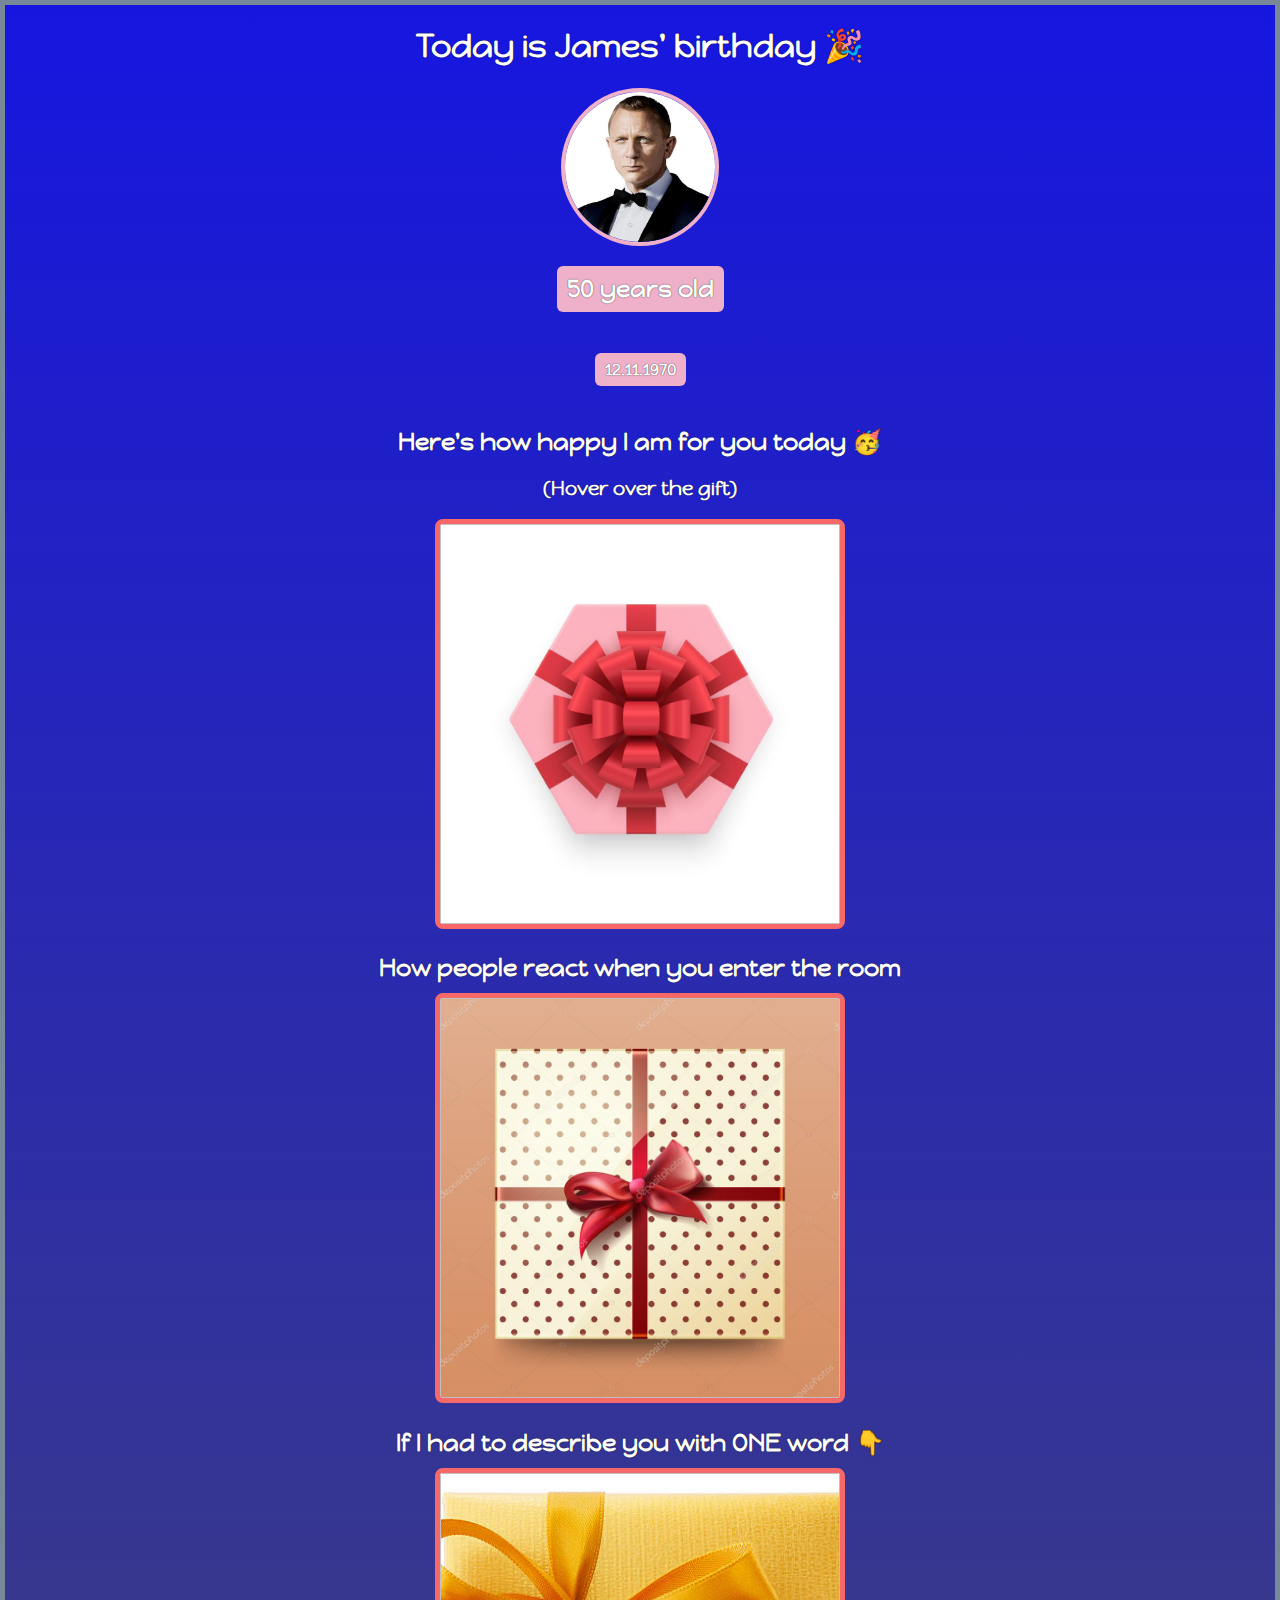
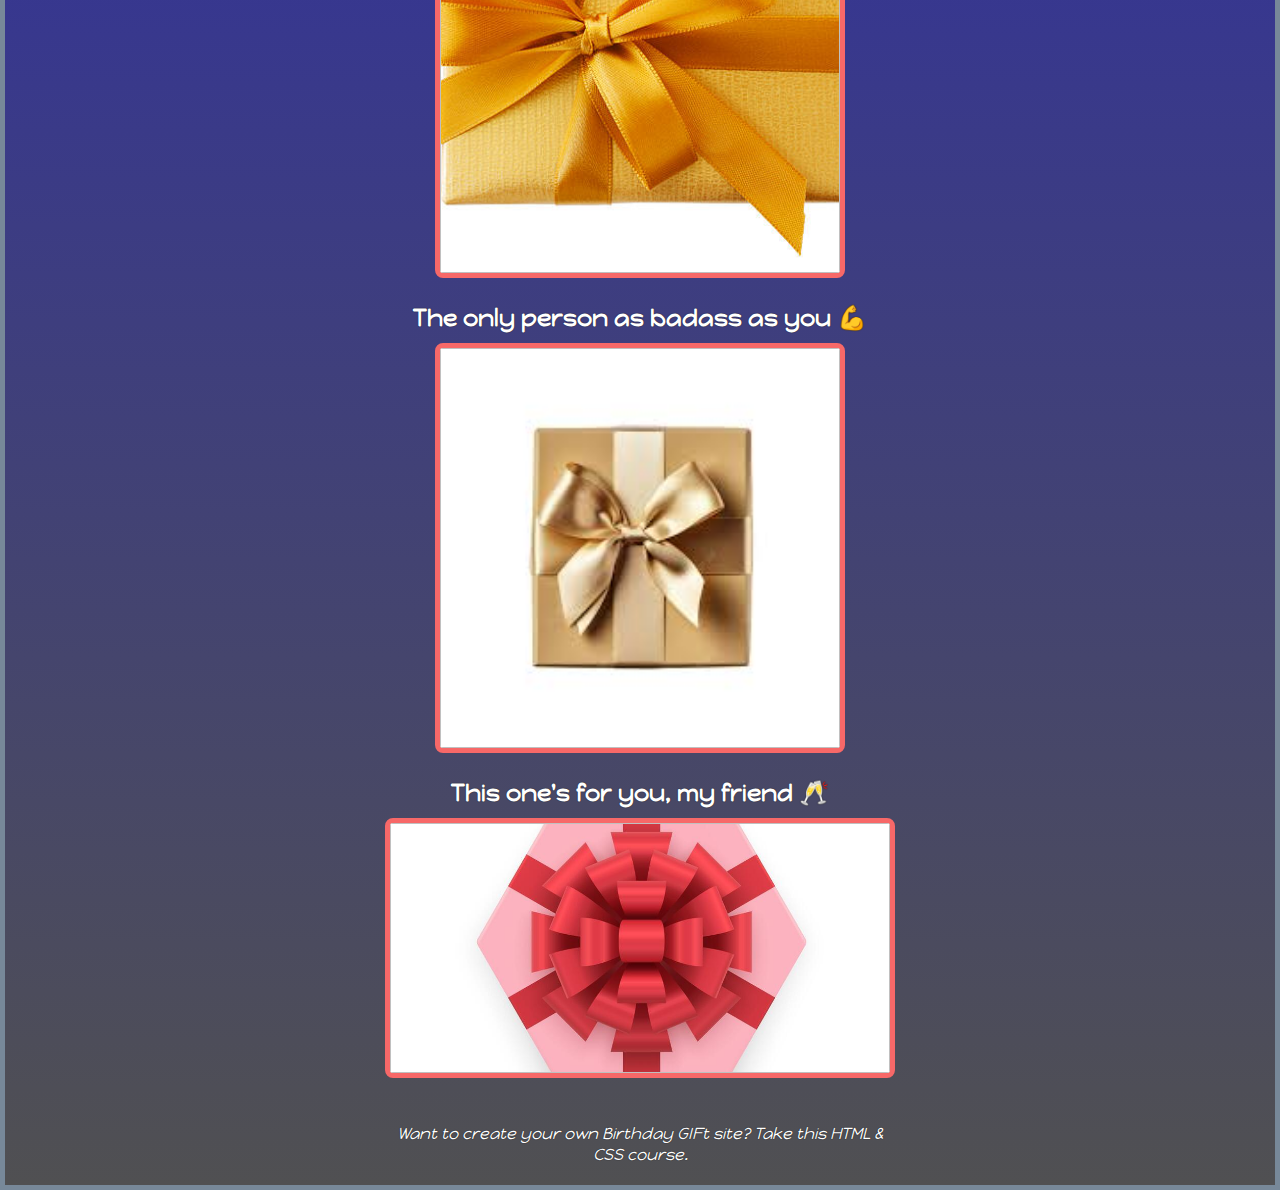
<file: Birthday Site/index.html>
<!DOCTYPE html>
<html lang="en">
<head>
    <title>Birthday Page</title>
    <meta charset="UTF-8">
    <meta name="viewport" content="width=device-width, initial-scale=1.0">
    <link rel="stylesheet" href="styles.css">
    <link rel="preconnect" href="https://fonts.googleapis.com">
    <link rel="preconnect" href="https://fonts.gstatic.com" crossorigin>
    <link href="https://fonts.googleapis.com/css2?family=Happy+Monkey&family=Orbitron:wght@400..900&family=Tajawal:wght@200;300;400;500;700;800;900&family=Thasadith:ital,wght@0,400;0,700;1,400;1,700&family=Tilt+Prism&display=swap" rel="stylesheet">
</head>
<body>
    <div class="container">
        <h1>Today is James' birthday 🎉</h1>
        <img id="bday" src="bday.webp">
        <h2 id="age">50 years old</h2>
        <h4 id="date">12.11.1970</h4>
        <div class="gift-container">
            <h2 class="gift-title">Here's how happy I am for you today 🥳</h2>
            <h3 class="gift-hint">(Hover over the gift)</h3>
            <div><img class="gift-img1 allimg"></div>

            <h2 class="gift-title">How people react when you enter the room</h2>
            <div><img class="gift-img2 allimg"></div>

            <h2 class="gift-title">If I had to describe you with ONE word 👇</h2>
            <div><img class="gift-img3 allimg"></div>

            <h2 class="gift-title">The only person as badass as you 💪</h2>
            <div><img class="gift-img4 allimg"></div>

            <h2 class="gift-title">This one's for you, my friend 🥂</h2>
            <div><img class="gift-img5 allimg" id="last"></div>
        </div>
        <p class="footer">Want to create your own Birthday GIFt site? Take <a href="https://scrimba.com/learn/htmlandcss" target="_blank">this HTML & CSS course.</a></p>
    </div>
    
</body>
</html>
</file>
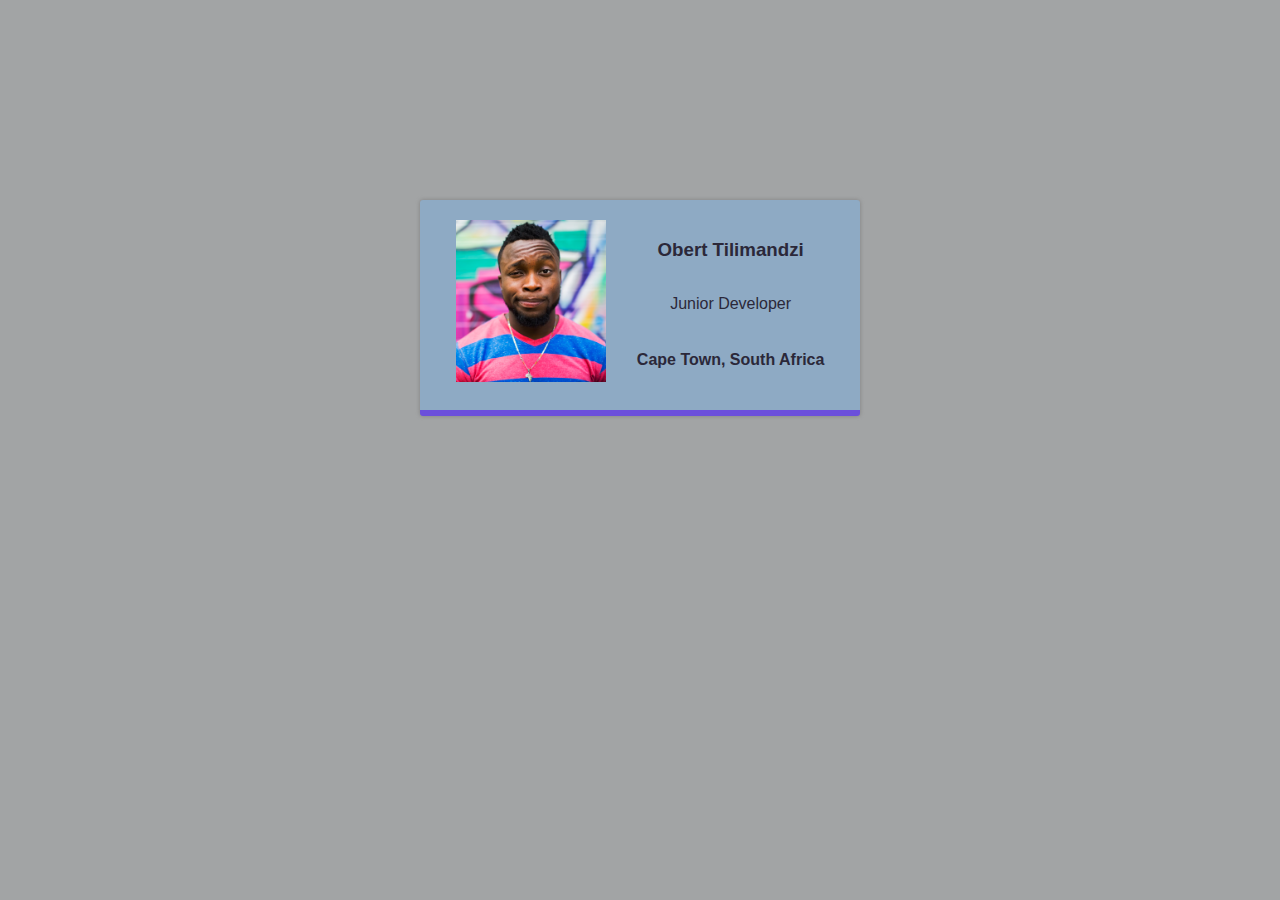
<file: Bussiness Card/index.html>
<!DOCTYPE html>
<html lang="en">
<head>
    <title>Business-Card</title>
    <meta charset="UTF-8">
    <meta name="viewport" content="width=device-width, initial-scale=1.0">
    <link rel="stylesheet" href="styles.css">
</head>
<body>
    <div class="container">
        <div class="img-container">
            <img src="Screenshot 2024-11-10 093415.png" alt="male looking at the camera smiling wearing t-shirt that matches the background">
        </div>
        <div class="text-container" >
            <h3 class="italic">Obert Tilimandzi</h3>
            <p>Junior Developer</p>
            <h4>Cape Town, South Africa</h4>
        </div>
        
    </div>
</body>
</html>
</file>
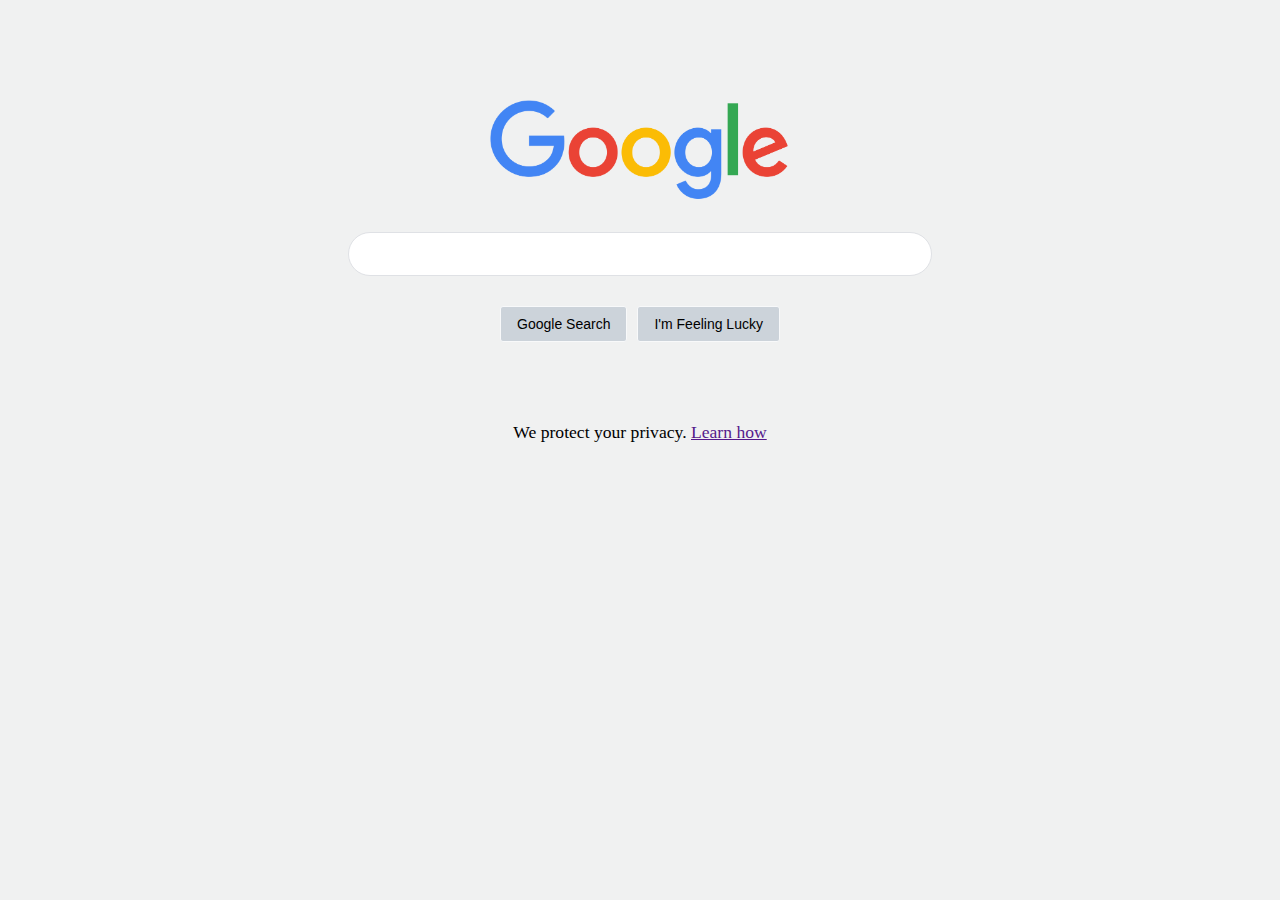
<file: Google Page/index.html>
<!DOCTYPE html>
<html lang="en">
<head>
    <meta charset="UTF-8">
    <meta name="viewport" content="width=device-width, initial-scale=1.0">
    <link rel="stylesheet" href="style.css">
    <title>Google_Page</title>
</head>
<body>
    <div class="container">
        <img src="Google_2015_logo.svg.webp" alt="">
        <input type="text">
        <div class="btn-container">
            <button>Google Search</button>
            <button>I'm Feeling Lucky</button>
        </div>
        <p>We protect your privacy. <a href="">Learn how</a> </p>
    </div>
    
</body>
</html>
</file>
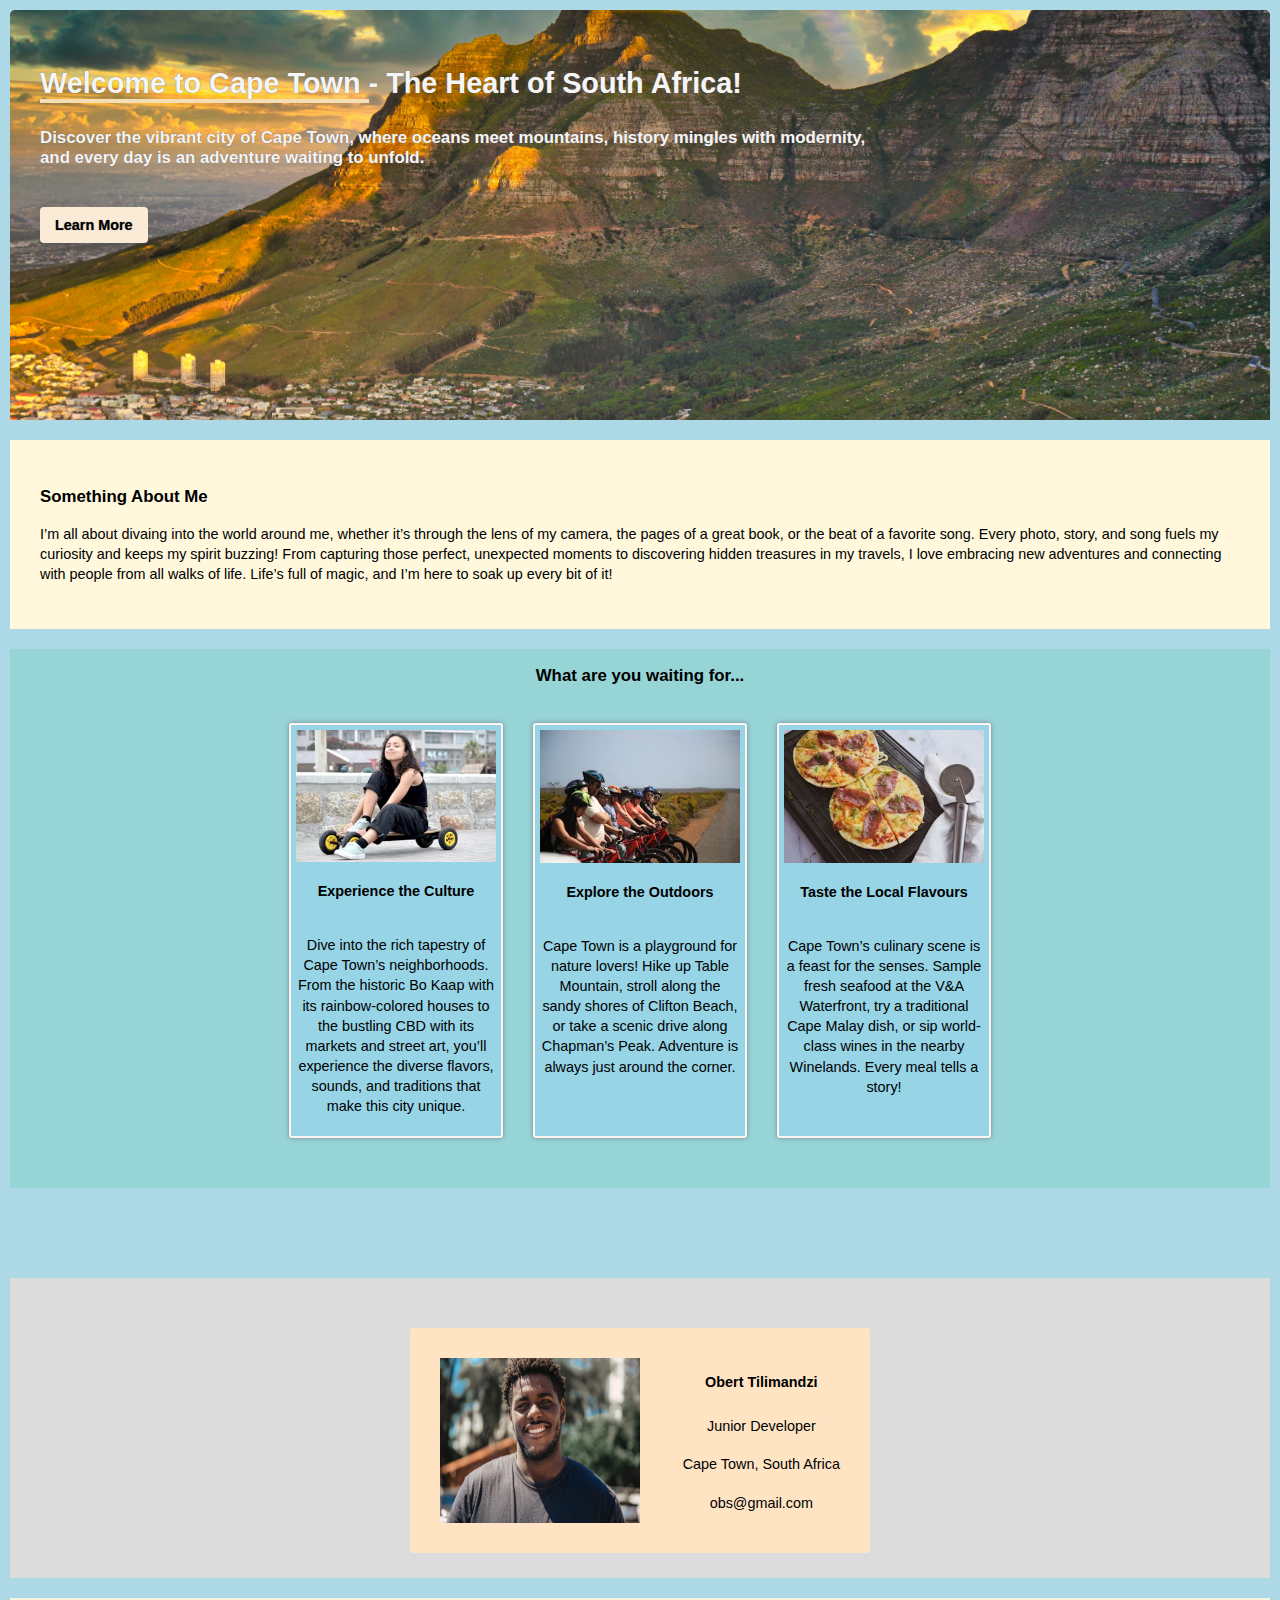
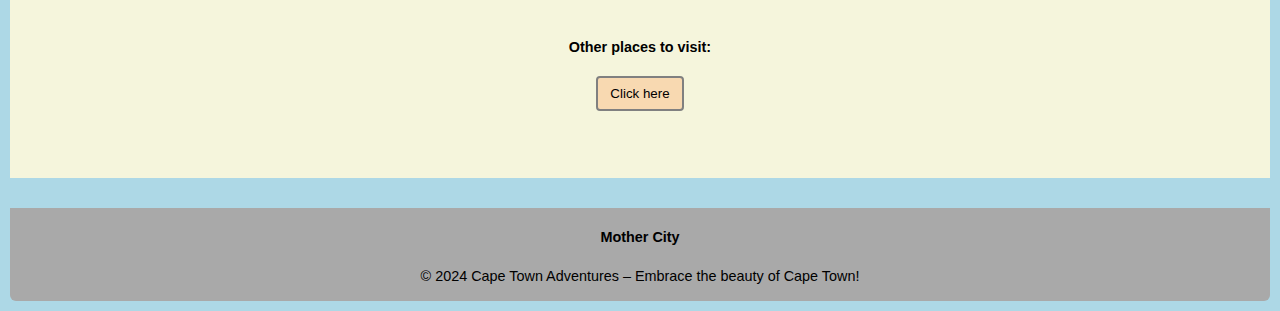
<file: My Hometown/index.html>
<!DOCTYPE html>
<html lang="en">
<head>
    <title>MyHomeTown</title>
    <meta charset="UTF-8">
    <meta name="viewport" content="width=device-width, initial-scale=1.0">
    <link rel="stylesheet" href="./assets/css/style.css">
</head>
<body>
    <main>
        <div class="container">

           <section class="hero-section"> 
            <div class="hero-content">
                <h1><span class="cpt">Welcome to Cape Town </span> - The Heart of South Africa!</h1>
                <h3>Discover the vibrant city of Cape Town, where oceans meet mountains, history mingles with modernity, and every day is an adventure waiting to unfold.</h3>
                <a id="jsbutton" class="btn" href="https://en.wikipedia.org/wiki/Cape_Town">Learn More</a>
            </div>
            </section>

            <section class="about-section">
                <h3>Something About Me</h3>
                <div class="about-content">
                <p>I’m all about divaing into the world around me, whether it’s through the lens of my camera, the pages of a great book, or the beat of a favorite song. Every photo, story, and song fuels my curiosity and keeps my spirit buzzing! From capturing those perfect, unexpected moments to discovering hidden treasures in my travels, I love embracing new adventures and connecting with people from all walks of life. Life’s full of magic, and I’m here to soak up every bit of it!</p>
                </div>
            </section>

            <section class="card-section">
                <h3 id="card-heading">What are you waiting for...</h3>
                <div class="card-container">
                     
                    <div class="card-content">
                        <div class="card">
                            <img id="img1" class="card-img" src="./assets/images/c1.avif" alt="">
                            <a href="https://www.capetown.travel/discover-cape-towns-rich-cultural-heritage/"><h4>Experience the Culture</h4></a>
                            <p>Dive into the rich tapestry of Cape Town’s neighborhoods. From the historic Bo Kaap with its rainbow-colored houses to the bustling CBD with its markets and street art, you’ll experience the diverse flavors, sounds, and traditions that make this city unique.</p>
                         </div>
     
                         <div class="card">
                             <img  id="img2" class="card-img" src="./assets/images/c2.avif" alt="">
                             <a href="https://www.capetownetc.com/things-to-do-cape-town/outdoors/"><h4>Explore the Outdoors</h4></a> 
                             <p>Cape Town is a playground for nature lovers! Hike up Table Mountain, stroll along the sandy shores of Clifton Beach, or take a scenic drive along Chapman’s Peak. Adventure is always just around the corner.</p>
                         </div>
     
                         <div class="card">
                             <img  id="img3" class="card-img" src="./assets/images/c3.avif" alt=""><a href="https://www.africanbudgetsafaris.com/blog/13-must-try-local-foods-in-cape-town-south-africa/#:~:text=13%20Must-Try%20Local%20Foods%20in%20Cape%20Town%201,%28Dessert%29%206%20Biltong%20%28Dried%20Meat%29%207%20Chakalaka%20%28Relish%29"><h4>Taste the Local Flavours</h4></a>
                             <p>Cape Town’s culinary scene is a feast for the senses. Sample fresh seafood at the V&A Waterfront, try a traditional Cape Malay dish, or sip world-class wines in the nearby Winelands. Every meal tells a story!</p>
                         </div>
                    </div>
                    
                </div>

            </section>

            <section class="places-section">
                <div class="places-design">
                  <h4>Other places to visit:</h4>
                    <span><button id="btn" class="placebtn">Click here</button></span>
                   <p><span id="places"></span></p>
                </div>
                       
            </section>

            <section class="tour-section">

                <div class="tour-content">

                    <img class="tour-img" src="./assets/images/card-img.jpg" alt="male looking at the camera smiling wearing">
                    
                    <div class="tour-text" >
                        <h4>Obert Tilimandzi</h4>
                        <p>Junior Developer</p>
                        <p>Cape Town, South Africa</p>
                        <p>obs@gmail.com</p>
                    </div>
                </div>

            </section>

            <section class="footer-section">
                <div class="footer-content">
                    <h4>Mother City</h4>
                    <p>&copy; 2024 Cape Town Adventures – Embrace the beauty of Cape Town!</p>

                </div>
            </section>
        </div>
        
    </main>
    <script src="script.js"></script>
</body>
</html>
</file>
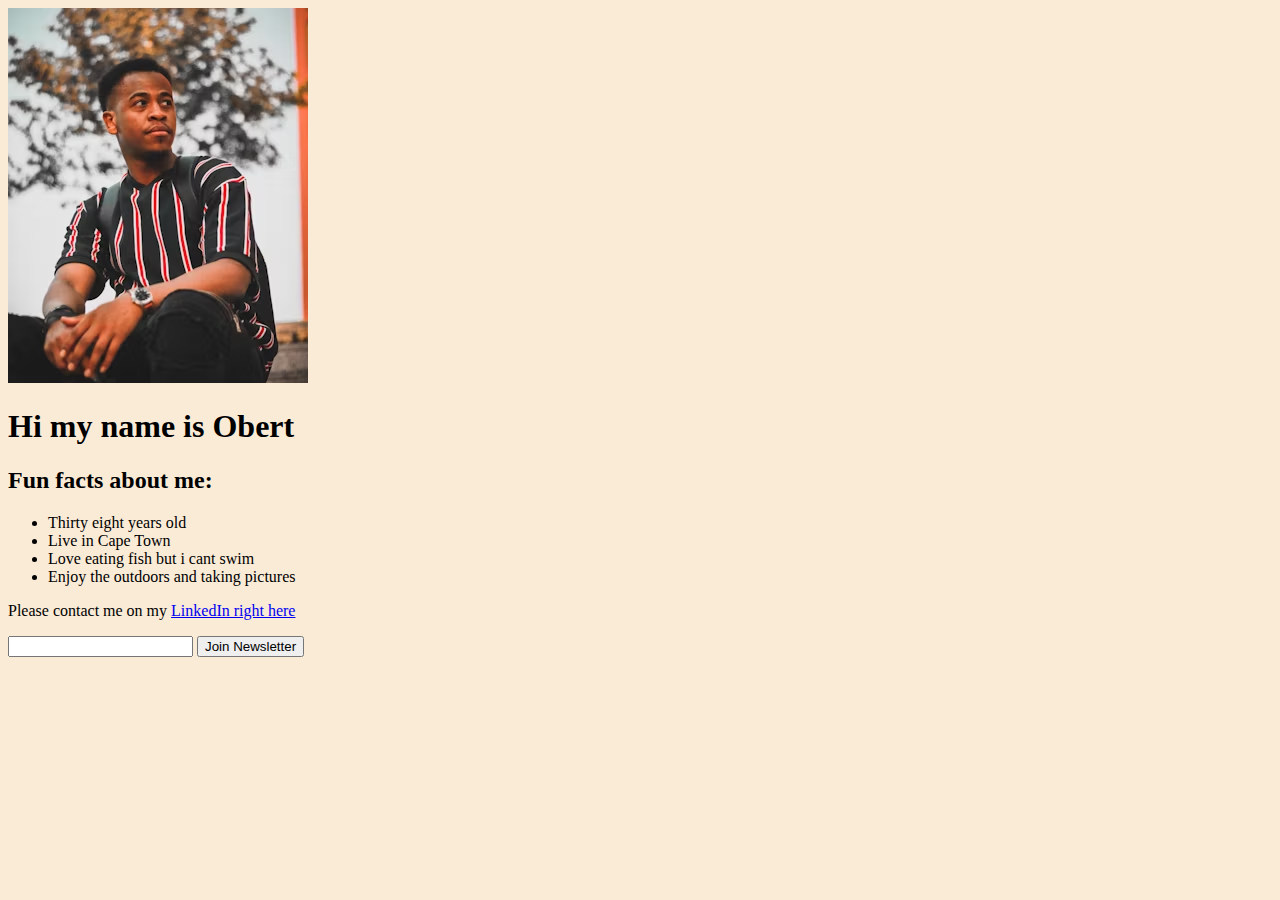
<file: My Website/index.html>
<!DOCTYPE html>
<html lang="en">
<head>
    <title>my-website</title>
    <meta charset="UTF-8">
    <meta name="viewport" content="width=device-width, initial-scale=1.0">
    <link rel="stylesheet" href="styles.css">
    
</head>
<body>
    <div>
        <img src="profile.png" alt="">
        <h1>Hi my name is Obert</h1>
        <h2>Fun facts about me:</h2>
        <ul>
            <li>Thirty eight years old</li>
            <li>Live in Cape Town</li>
            <li>Love eating fish but i cant swim</li>
            <li>Enjoy the outdoors and taking pictures</li>
        </ul>
        <p>Please contact me on my <a href="https://www.linkedin.com/in/obert-tilimandzi-736817273">LinkedIn right here</a></p>
        <input type="text">
        <button>Join Newsletter</button>
    </div>
    <script src="index.js"></script>
</body>
</html>
</file>
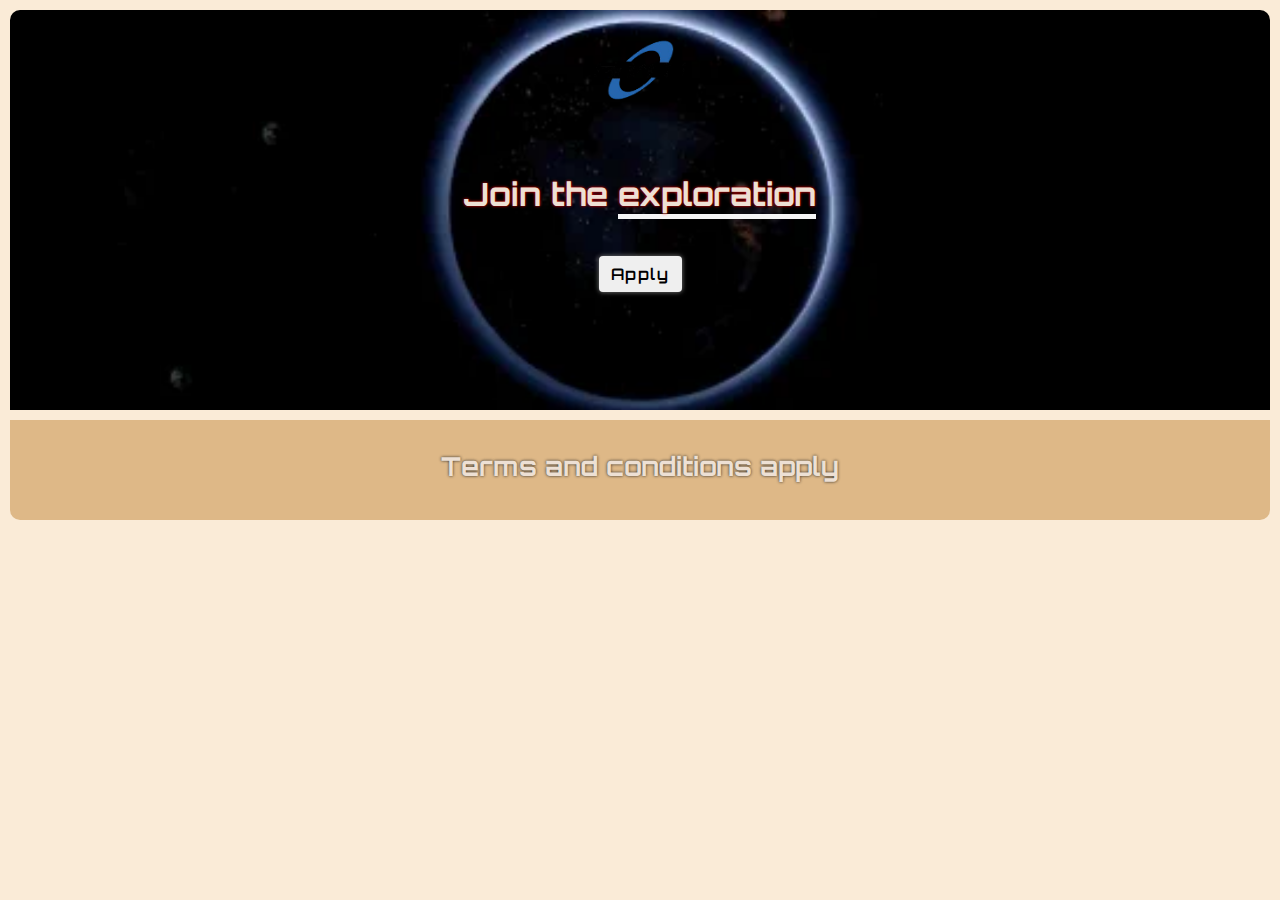
<file: Space Exploration Site/index.html>
<!DOCTYPE html>
<html lang="en">
<head>
    <title>Space Exploration Site</title>
    <meta charset="UTF-8">
    <meta name="viewport" content="width=device-width, initial-scale=1.0">
    <link rel="stylesheet" href="style.css">
    <link rel="preconnect" href="https://fonts.googleapis.com">
    <link rel="preconnect" href="https://fonts.gstatic.com" crossorigin>
    <link href="https://fonts.googleapis.com/css2?family=Orbitron:wght@400..900&family=Tajawal:wght@200;300;400;500;700;800;900&family=Thasadith:ital,wght@0,400;0,700;1,400;1,700&family=Tilt+Prism&display=swap" rel="stylesheet">
</head>
<body>
    <div class="hero"> 
        <img id="logo" src="logo.png" alt="">
        <h1>Join the <span class="ex">exploration</span></h1>
        <button>Apply</button>
    </div>
    <div class="sub">
        <h3>Terms and conditions apply</h3>
    </div>
</body>
</body>
</html>
</file>
<file: Birthday Site/styles.css>
body {
    font-family: happy monkey;
    margin: 0;
    padding: 0;
    box-sizing: border-box;
    text-align: center;
    padding: 5px ;
    background-color: lightslategray;
}
.container {
    background: linear-gradient(rgb(22, 22, 224), rgb(80, 80, 82));
    color: #fff;
    display: flex;
    flex-direction: column;
    align-items: center ;
}
h1, h2, h4,h3, p  {
    text-shadow: 0px 0px 1px black; 
}

#age{
    background: #EFB0C9;
    padding: 8px 10px;
    border-radius: 6px;
}

#date {
    background: #EFB0C9;
    padding: 6px 10px;
    border-radius: 6px;
}

#bday {
    border-radius: 100%;
    width: 150px;
    border: 4px solid #EFB0C9;
}
 .allimg {
    width: 400px;
    border: 5px solid rgb(247, 104, 104);
    border-radius: 8px;
    background-image: url(p1.jpg);
    height: 400px;
    background-size: cover;
    background-repeat: no-repeat;
    background-position: center;
    margin: 0 auto ;
}
.gift-section {
    margin-top: 50px;
}

.gift-title {
    margin-bottom: 10px;
}
.gift-img1:hover {
    background-image: url(g1.webp);
}
.gift-img2 {
    background-image: url(p2.jpg);
}
.gift-img2:hover {
    background-image: url(g2.webp);
}
.gift-img3 {
    background-image: url(p3.jpg);
}
.gift-img3:hover {
    background-image: url(g3.webp);
}
.gift-img4 {
    background-image: url(p5.jpg);
}
.gift-img4:hover {
    background-image: url(g4.webp);
}
#last {
    width: 500px;
    height: 250px;
    background-size: cover;
    background-position: center;
    background-repeat: no-repeat;
}
.gift-img6 {
    background-image: url(p6.jpg);
}
#last:hover {
    background-image: url(g5.webp);
}
.footer {
    margin: 40px auto 20px;
    font-style: italic;
    width: 500px;
}
.footer a {
    text-decoration: none;
    color: white;
}
</file>
<file: Bussiness Card/styles.css>
body {
    margin: 20px;
    background-color: rgb(162, 164, 165);
    font-family: Verdana, Geneva, Tahoma, sans-serif;
}
.container {
    display: flex;
    justify-content: space-around;
    padding: 20px;
    border-bottom: 6px solid #6b4fdb;
    box-shadow: 0 0 4px gray;
    background-color: #8eaac4;
    border-radius: 3px;
    width: 400px;
    margin: 200px auto;
    color:  #2b2839;
}
img {
    width: 150px;
}
.text-container {
    display: flex;
    flex-direction: column;
    text-align: center;
}
.container:hover {
    box-shadow: 0 0 8px rgb(192, 108, 108);
    background-color: cadetblue;
    transition: 0.2s ease-in-out;
}
</file>
<file: Google Page/style.css>
body, html {
    margin: 0;
    padding: 0; 
    box-sizing: border-box;  
    background-color: #f0f1f1;
}
.container {
    max-width: 600px;
    margin: 100px auto;
}
img {
    width: 30%;
    display: block;
    min-width: 300px;
    margin: 0 auto 30px;
}

input {
    display: block;
    border-radius: 24px;
    border: 1px solid rgb(223, 225, 229);
    line-height: 40px;
    margin: 0 auto 30px;
    max-width: 600px;
    width: 90%;
    padding-left: 40px;
    font-size: 16px;
}

button {
    margin-top: 0;
    padding: 0 16px;
    border-radius: 3px;
    font-size: 14px;
    height: 36px;
    background-color: #ccd3da;
    border: 1px solid #f8f9fa;
    cursor: pointer;
}

.btn-container {
    display: flex;
    justify-content: center;
    gap: 10px;
}

button:hover {
    cursor: pointer; 
    background-color: rgb(173, 173, 168);  
    color: rgb(63, 62, 62);
    transition-timing-function: ease-in;
    transition: 0.4s;
    box-shadow: 0 0 4px rgb(211, 92, 92);
}
p {
    text-align: center;
    margin-top: 80px;
    font-size: 1.1em;
}
</file>
<file: My Hometown/assets/css/style.css>
body {
    margin: 0;
    box-sizing: border-box;
    padding: 10px;
    font-size: .9em;
    line-height: 1.4em;
    background-color: lightblue;
    font-family: 'Lucida Sans', 'Lucida Sans Regular', 'Lucida Grande', 'Lucida Sans Unicode', Geneva, Verdana, sans-serif;
}
a {
    text-decoration: none;
    color: inherit;
}
h1 {
    line-height: 1.7em;
}
.container {
    display: grid;
    grid-template-columns: repeat(6, 1fr);
    grid-template-areas: 
     "h h h h h h"
     "a a a a a a"
     "c c c c c c"
     "t t t t t t"
     "p p p p p p"
     "f f f f f f"
    ;
}
.hero-section {
    grid-area: h;
    border-top-left-radius: 5px;
    border-top-right-radius: 5px;
    background-image: url(../images/hero1.jpg);
    background-position: center;
    background-repeat: no-repeat;
    background-size: cover;
    min-height: 350px;
    color: rgb(245, 245, 245);
    text-shadow: 0 0 1px rgb(104, 95, 95);
    padding: 30px;
}
.hero-content {
    width: 70%;
}
.cpt {
    border-bottom: 4px solid wheat;
}
.btn {
    padding: 10px 15px;
    background-color: antiquewhite;
    color: black;
    font-weight: 600;
    line-height: 80px;
    border-radius: 4px;
    margin-bottom: 40px;
}
.about-section {
    grid-area: a;
    padding: 30px;
    background-color: cornsilk;
    margin-top: 20px;
}
#card-heading {
    text-align: center;
}
.card-section {
    grid-area: c;
    background-color: rgb(151, 212, 214);
    margin-top: 20px;
}
.card-content {
    display: flex;
    justify-content: center;
    flex-wrap: wrap;
    padding: 20px;
    gap: 30px;
}
.card {
    display: flex;
    flex-wrap: wrap;
    justify-content: flex-start;
    flex-direction: column;
    width: 200px;
    border: 2px solid seashell;
    border-radius: 3px;
    padding: 5px;
    text-align: center;
    box-shadow: 0 0 5px lightslategray;
    background-color: rgb(151, 212, 230);
    margin-bottom: 30px;
}
.card-img {
    width: 200px;
}
.tour-section {
    grid-area: t;
    background-color: gainsboro;
    height: 300px;
    margin-top: 90px;
    margin-bottom: 20px;
}
.tour-text {
    display: flex;
    justify-content: center;
    flex-wrap: wrap;
    flex-direction: column;
    align-items: center;
    line-height: .7em;

}
.tour-content {
    display: flex;
    justify-content: space-between;
    flex-wrap: wrap;
    margin: 50px auto;
    min-width: 150px;
    max-width: 400px;
    border: none;
    border-radius: 4px;
    padding: 30px;
    background-color: bisque;
}
.tour-img {
    max-width: 200px;
}
.places-section {
    grid-area: p;
    background-color: beige;
    height: 140px;
    text-align: center;
    padding: 20px;
}
.placebtn {
    border: 2px solid grey;
    padding: 8px 12px;
    border-radius: 4px;
    background-color: rgb(248, 217, 177);
}
.footer-section {
    grid-area: f;
    background-color: darkgrey;
    margin-top: 30px;
    border-bottom-left-radius: 6px;
    border-bottom-right-radius: 6px;
}
.footer-content{
    text-align: center;
}
</file>
<file: My Website/styles.css>
body {
    background-color: antiquewhite;
}
</file>
<file: Space Exploration Site/style.css>
*{
    margin: 0;
    padding: 0;
    box-sizing: border-box;
}
body {
    color: #ede0d4;
    text-align: center;
    font-family: orbitron;
    font-weight: 700;
    background-color: antiquewhite;
    padding: 10px;
}
.hero {
    background-image: url("./bgimg.webp");
    line-height: 5em;
    background-repeat: no-repeat;
    background-size: cover;
    padding: 10px 0 40px 0;
    border-top-left-radius: 10px; 
    border-top-right-radius: 10px;
    height: 400px;
    background-position: center;
    text-shadow: 0 0 3px red;
}
button {
    padding: 8px 12px;
    border-radius: 4px;
    border: none;
    box-shadow: 0 0 5px gray;
    font-family: inherit;
    font-weight: 600;
    letter-spacing: .1em;
    font-size: 1em;
    
}
.ex {
    border-bottom: 5px solid whitesmoke; 
}
#logo {
    width: 100px;
}
.sub {
    background-color: burlywood;
    font-size: 1.4em;
    height: 100px;
    margin-top: 10px;
    text-shadow: 0 0 3px rgb(34, 32, 32);
    border-bottom-left-radius: 10px; 
    border-bottom-right-radius: 10px;
}
.sub h3 {
    padding: 30px 0; 
}
</file>
